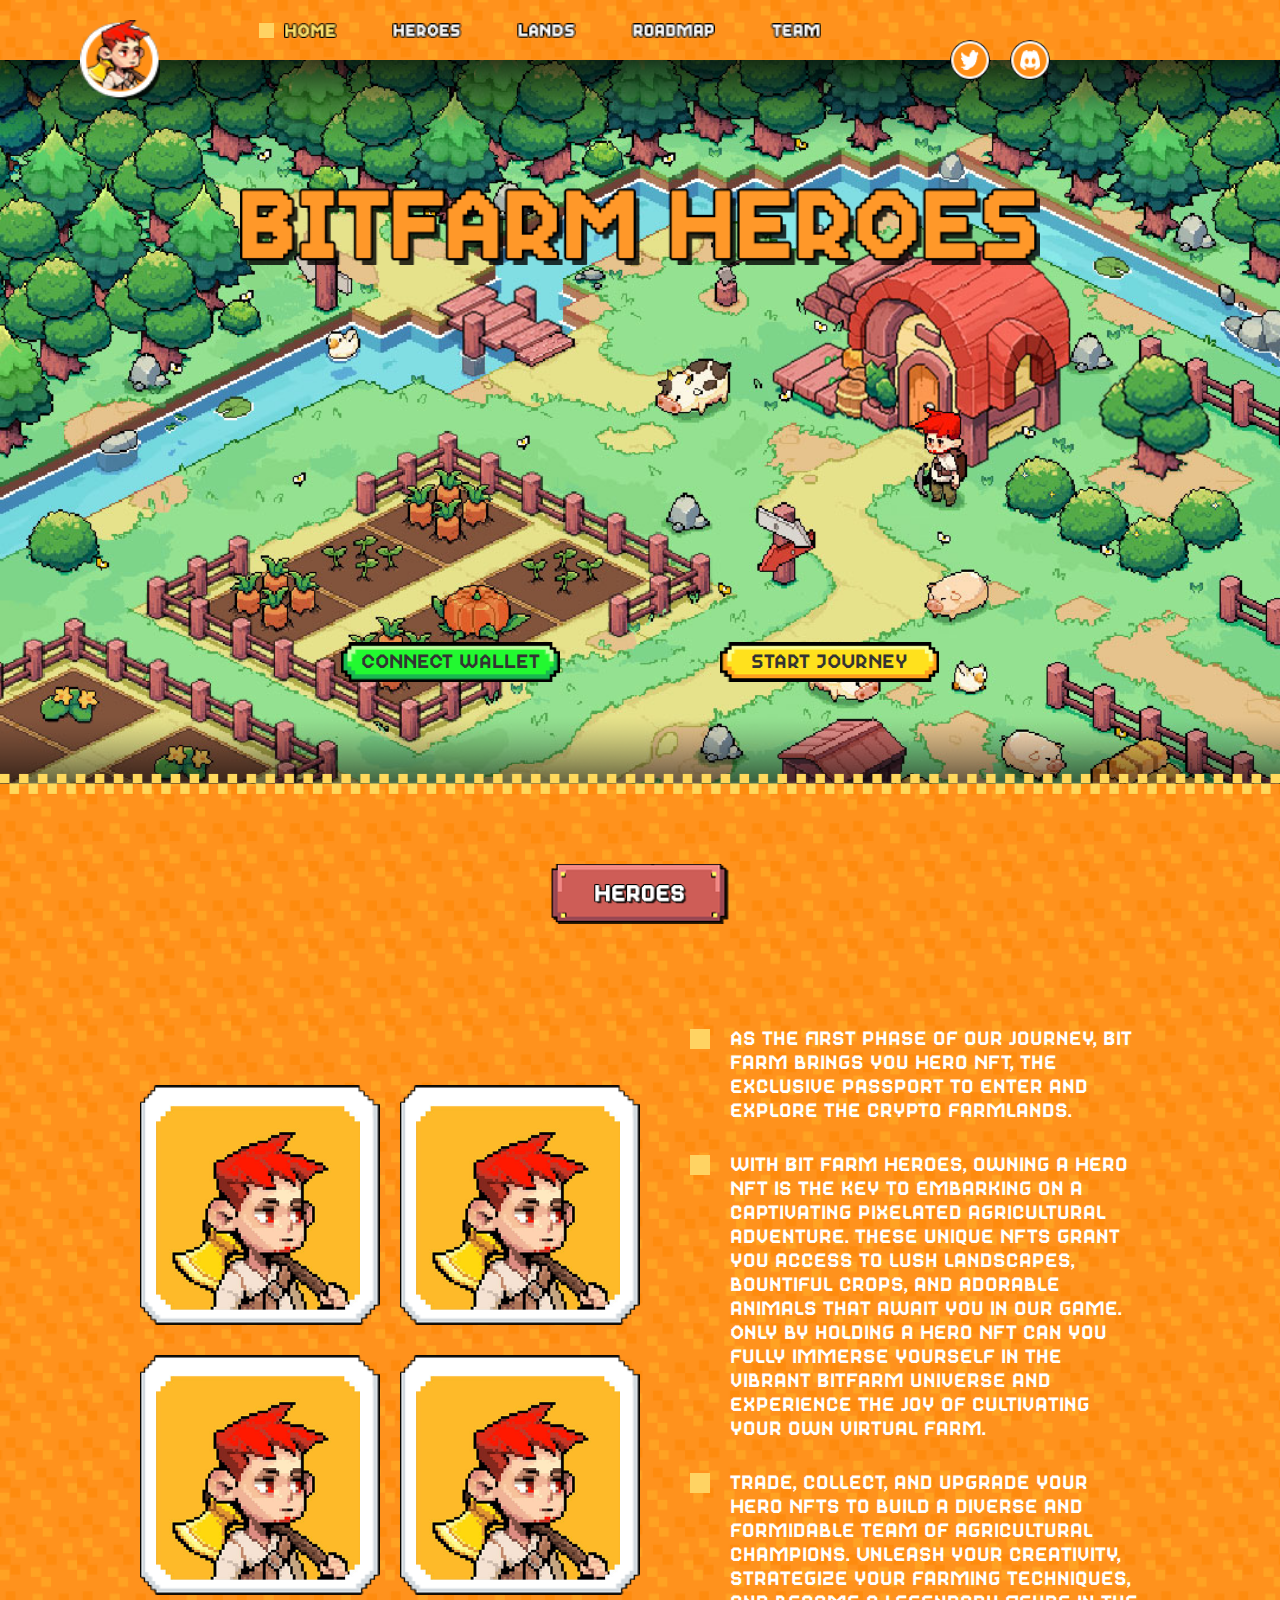
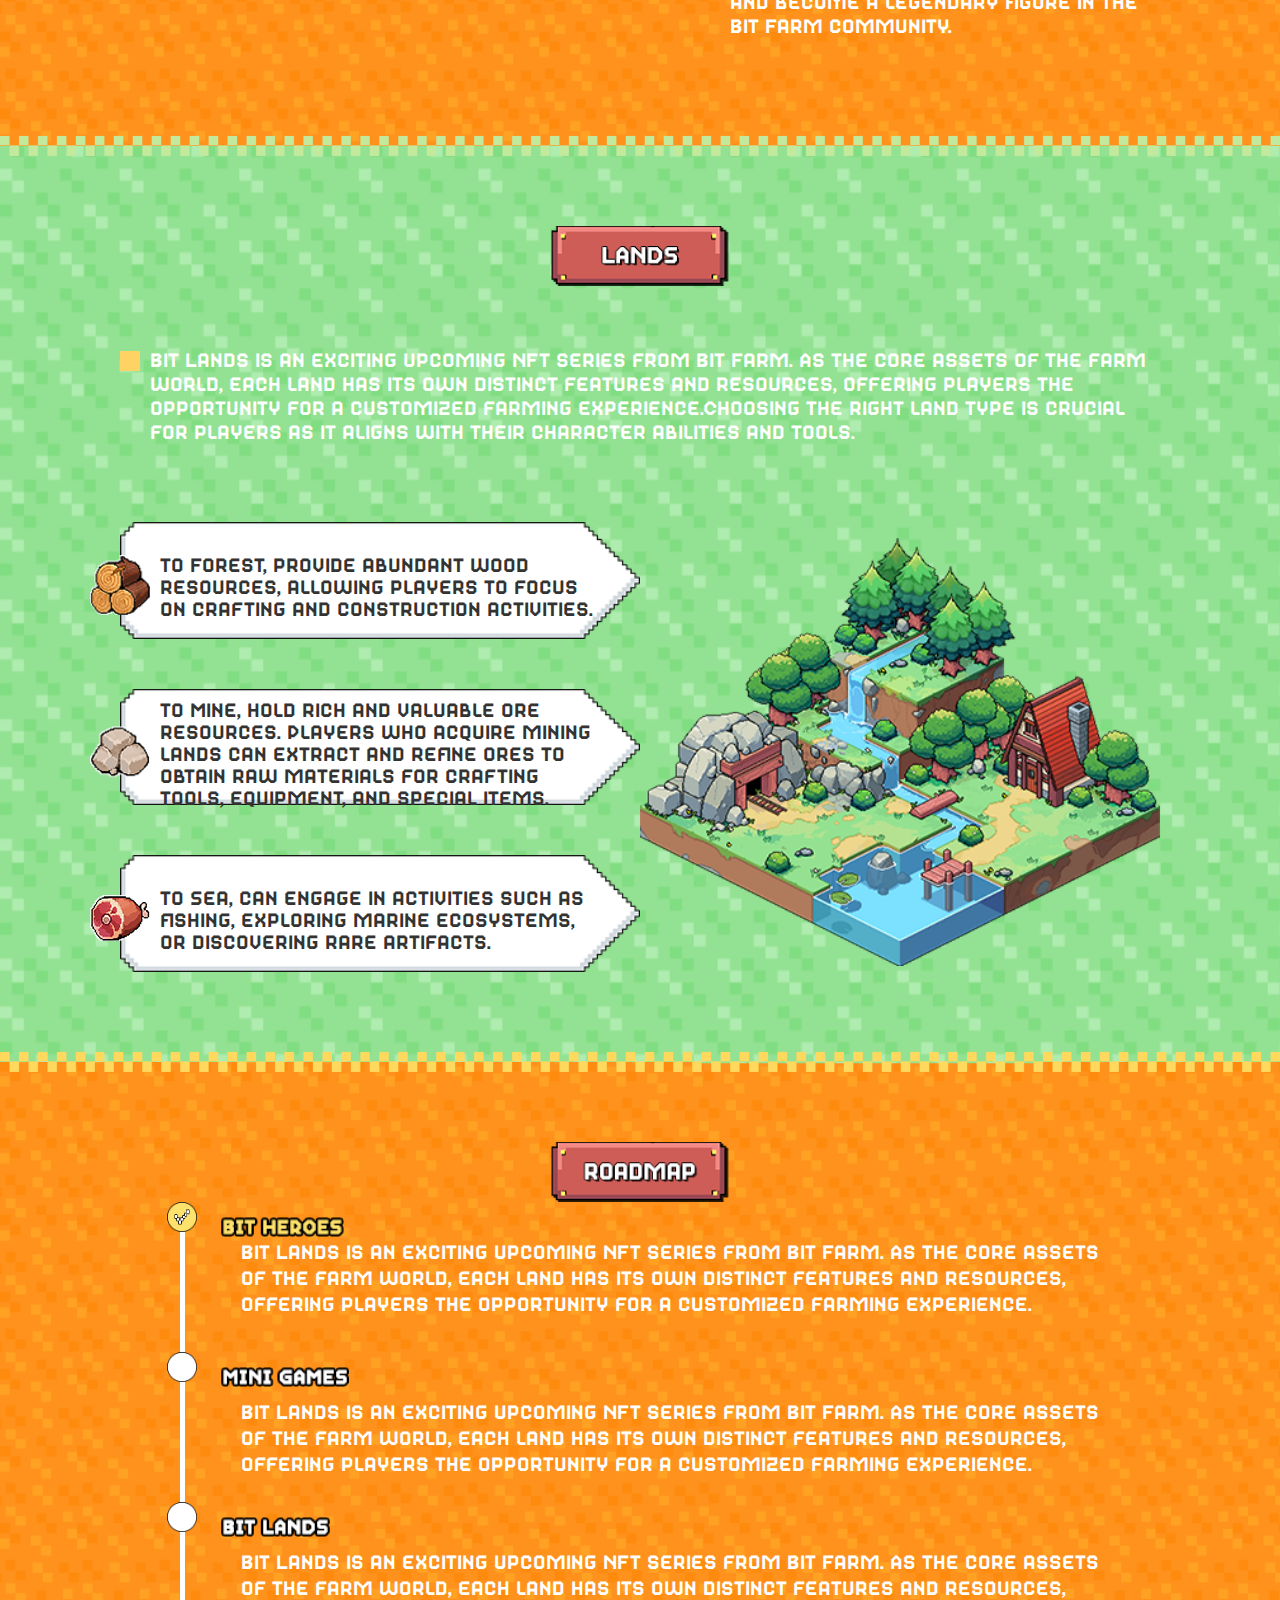
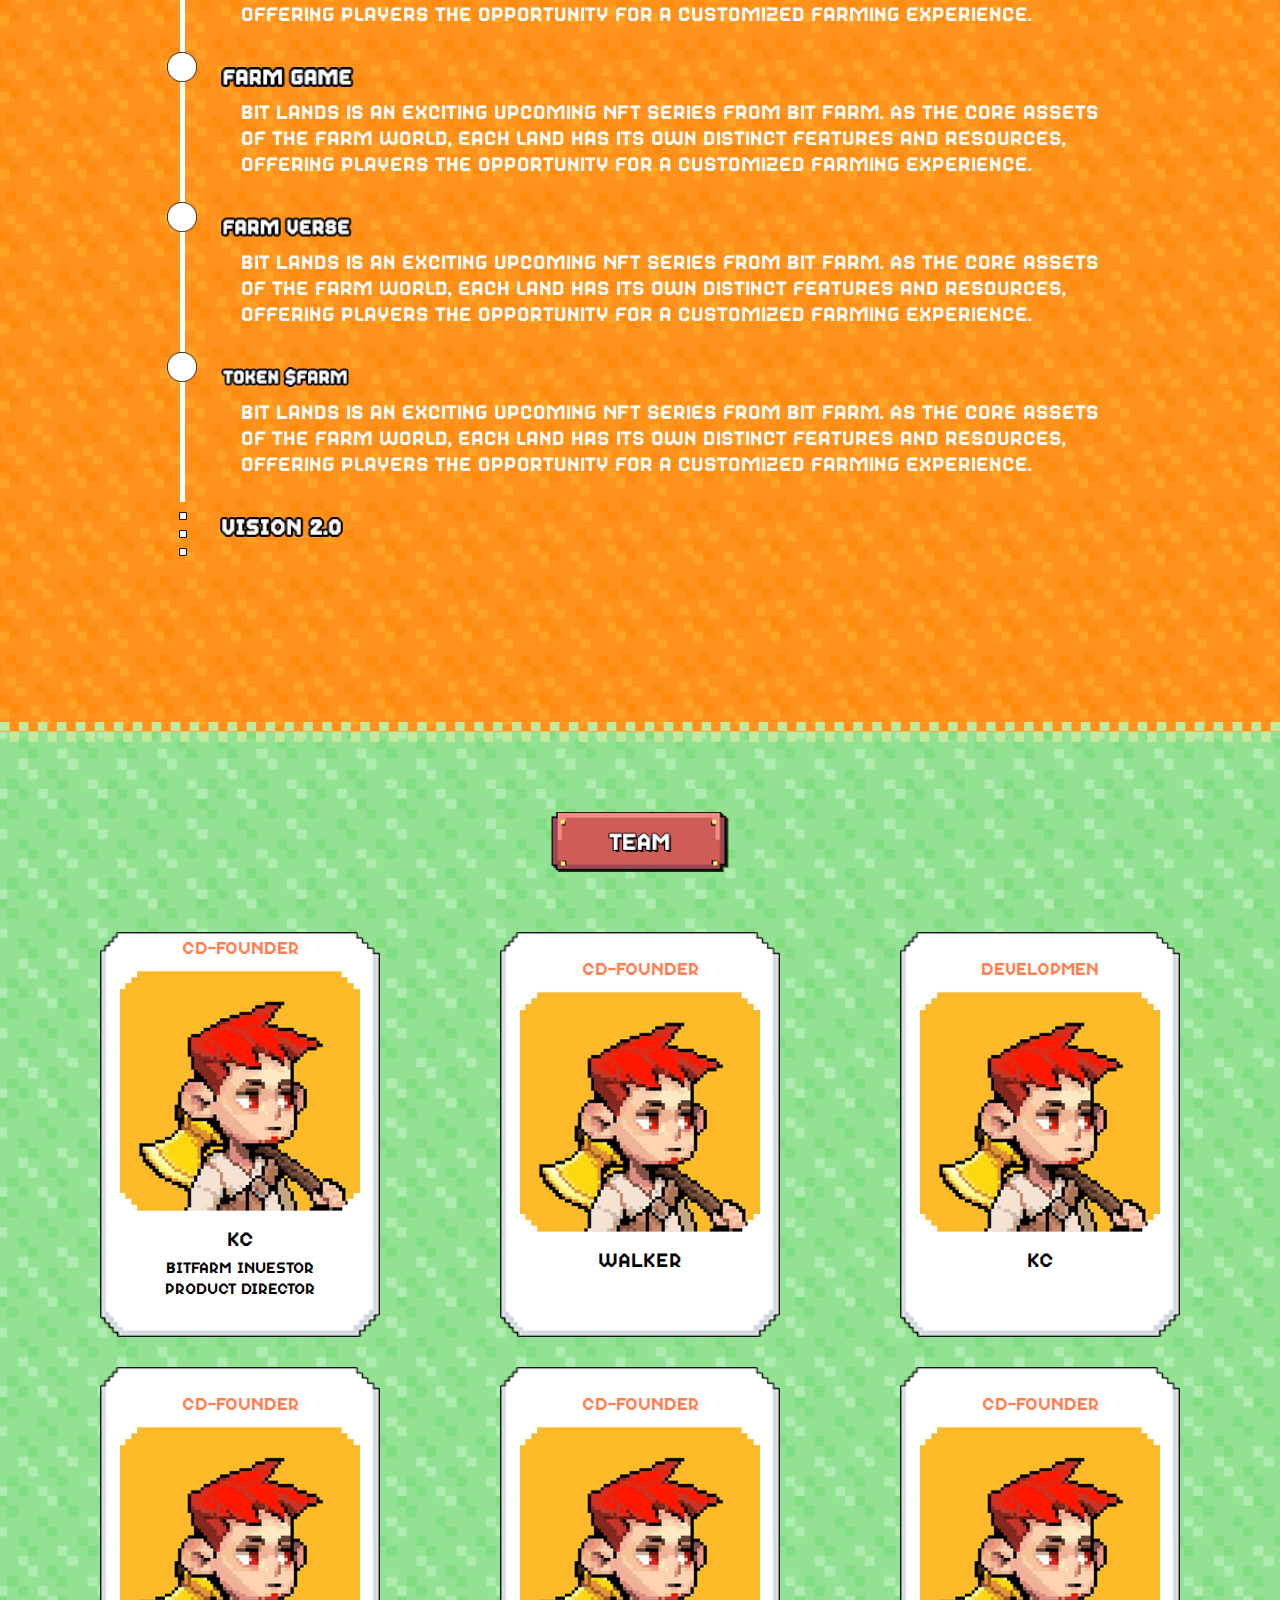
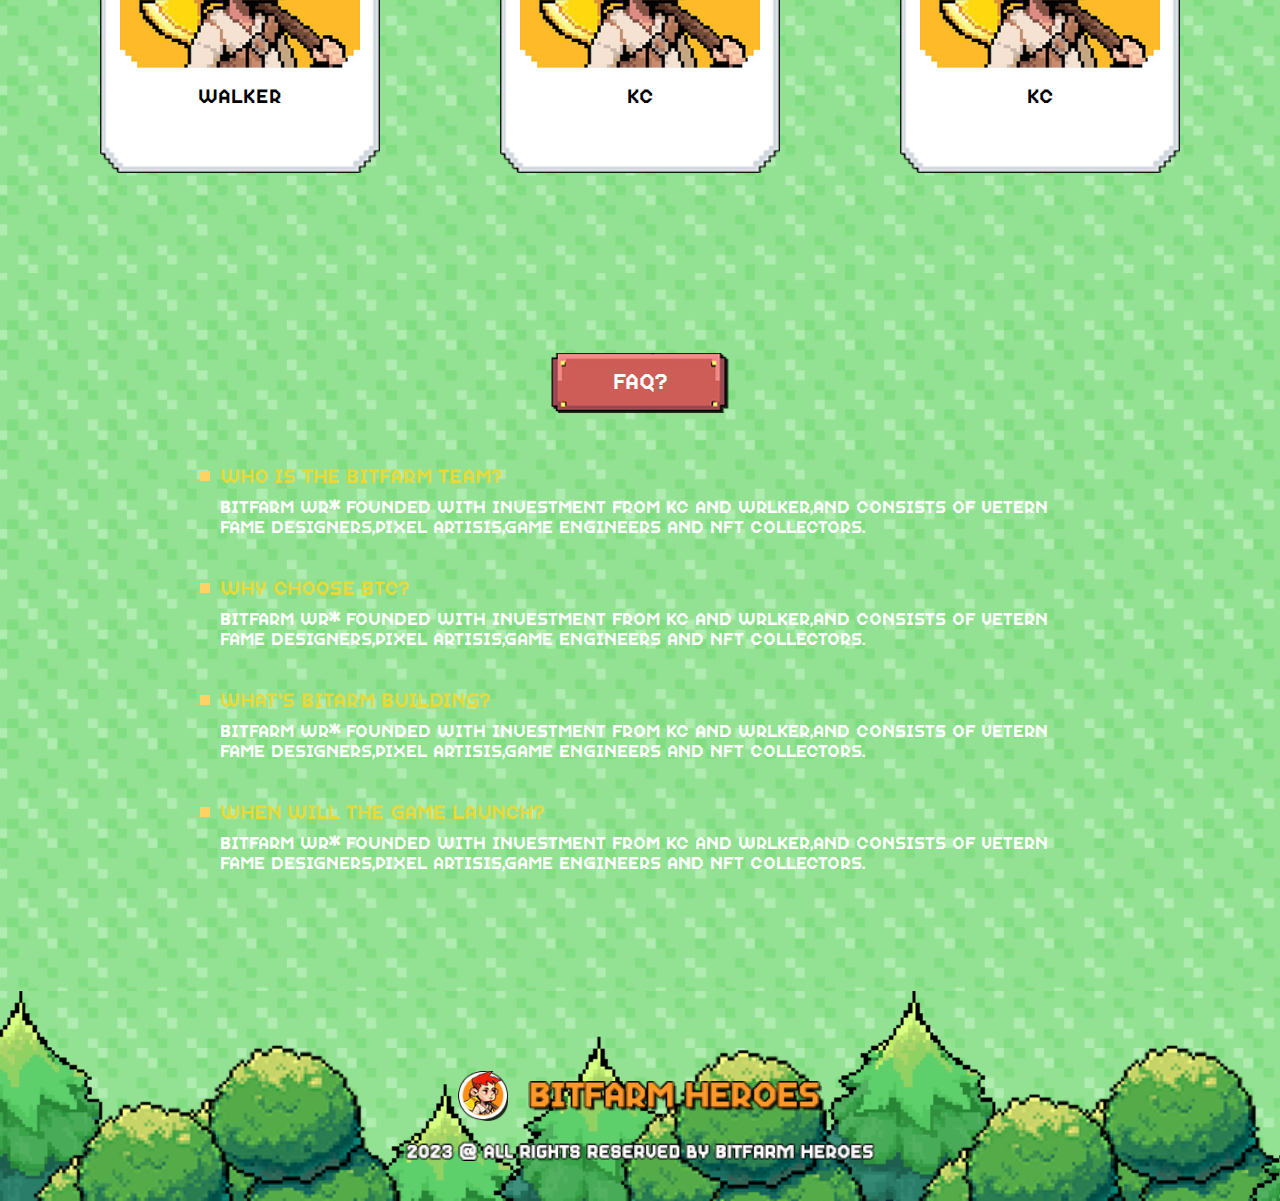
<file: index.html>
<!DOCTYPE html><html><head><meta charSet="utf-8"/><meta name="viewport" content="width=device-width"/><title>Bitfarm Heroes</title><link rel="icon" href="/favicon.ico"/><meta name="next-head-count" content="4"/><link data-next-font="" rel="preconnect" href="/" crossorigin="anonymous"/><link rel="preload" href="/_next/static/css/711fe76cba05e9e1.css" as="style"/><link rel="stylesheet" href="/_next/static/css/711fe76cba05e9e1.css" data-n-g=""/><link rel="preload" href="/_next/static/css/5f283012dc01e53d.css" as="style"/><link rel="stylesheet" href="/_next/static/css/5f283012dc01e53d.css" data-n-p=""/><noscript data-n-css=""></noscript><script defer="" nomodule="" src="/_next/static/chunks/polyfills-c67a75d1b6f99dc8.js"></script><script src="/_next/static/chunks/webpack-8fa1640cc84ba8fe.js" defer=""></script><script src="/_next/static/chunks/framework-cda2f1305c3d9424.js" defer=""></script><script src="/_next/static/chunks/main-67ef6a944946ce94.js" defer=""></script><script src="/_next/static/chunks/pages/_app-2dfd096757008a0f.js" defer=""></script><script src="/_next/static/chunks/pages/index-1657e0fcb3976cc9.js" defer=""></script><script src="/_next/static/T4MUUtTL4hV4NKyUrRFSm/_buildManifest.js" defer=""></script><script src="/_next/static/T4MUUtTL4hV4NKyUrRFSm/_ssgManifest.js" defer=""></script></head><body><div id="__next"><div id="home"><main><div class="Home_top__z7jBp Home_topFixed__JDHgO "><div class="Home_logoBox__qfjLA"><img src="/static/top/logo.png" class="Home_logo__27_tb"/></div><div class="Home_topButton__C6HpZ"><ul><li class="Home_active__YzwIj"><img src="/static/common/dian.png" class="Home_btnPoint__J7Zud"/><img src="/static/top/HOME.png" class="Home_btn__UGRT9"/><img src="/static/top/HOME_xuan.png" class="Home_btn_active__7lLrH"/></li><li class=""><img src="/static/common/dian.png" class="Home_btnPoint__J7Zud"/><img src="/static/top/HEROES.png" class="Home_btn__UGRT9"/><img src="/static/top/HEROES_XUAN.png" class="Home_btn_active__7lLrH"/></li><li class=""><img src="/static/common/dian.png" class="Home_btnPoint__J7Zud"/><img src="/static/top/LANDS.png" class="Home_btn__UGRT9"/><img src="/static/top/LANDS_XUAN.png" class="Home_btn_active__7lLrH"/></li><li class=""><img src="/static/common/dian.png" class="Home_btnPoint__J7Zud"/><img src="/static/top/roadmap.png" class="Home_btn__UGRT9"/><img src="/static/top/ROADMAP_XUAN.png" class="Home_btn_active__7lLrH"/></li><li class=""><img src="/static/common/dian.png" class="Home_btnPoint__J7Zud"/><img src="/static/top/team.png" class="Home_btn__UGRT9"/><img src="/static/top/TEAM_xuan.png" class="Home_btn_active__7lLrH"/></li></ul></div><div class="Home_head_r__pNLDL"><div class="Home_imgBox__nvE9s"><img src="/static/top/Twitter.png" class="Home_imgHeadCommon__R80fp"/></div><div class="Home_imgBox__nvE9s"><img src="/static/top/DC.png" class="Home_imgHeadCommon__R80fp"/></div></div></div><div class="Home_mobileTop__DNHXD Home_hide__fKYmp"><div class="Home_mobileTopLogo__IluP5"><img src="/static/top/logo.png" class="Home_mobileLogo__wB5Yv"/><img src="/static/common/up.png" class="Home_mobileTopBtn__aBjcg "/><img src="/static/common/close.png" class="Home_mobileTopBtn__aBjcg Home_hide__fKYmp"/></div><div class="Home_mobileTopList___Dsvt "><ul><li class="Home_active__YzwIj"><img src="/static/common/dian.png" class="Home_btnPoint__J7Zud"/><img src="/static/top/HOME.png" class="Home_btn__UGRT9"/><img src="/static/top/HOME_xuan.png" class="Home_btn_active__7lLrH"/></li><li class=""><img src="/static/common/dian.png" class="Home_btnPoint__J7Zud"/><img src="/static/top/HEROES.png" class="Home_btn__UGRT9"/><img src="/static/top/HEROES_XUAN.png" class="Home_btn_active__7lLrH"/></li><li class=""><img src="/static/common/dian.png" class="Home_btnPoint__J7Zud"/><img src="/static/top/LANDS.png" class="Home_btn__UGRT9"/><img src="/static/top/LANDS_XUAN.png" class="Home_btn_active__7lLrH"/></li><li class=""><img src="/static/common/dian.png" class="Home_btnPoint__J7Zud"/><img src="/static/top/roadmap.png" class="Home_btn__UGRT9"/><img src="/static/top/ROADMAP_XUAN.png" class="Home_btn_active__7lLrH"/></li><li class=""><img src="/static/common/dian.png" class="Home_btnPoint__J7Zud"/><img src="/static/top/team.png" class="Home_btn__UGRT9"/><img src="/static/top/TEAM_xuan.png" class="Home_btn_active__7lLrH"/></li></ul><div class="Home_mediaBox__c_97e"><div class="Home_imgBox__nvE9s"><img src="/static/top/Twitter.png" class="Home_imgHeadCommon__R80fp"/></div><div class="Home_imgBox__nvE9s"><img src="/static/top/DC.png" class="Home_imgHeadCommon__R80fp"/></div></div></div></div><div class="Home_topBit__vpjIq Home_mt0_6__b1Pde"><img src="/static/top/ditu.png" class="Home_topBitBg__isH5w" id="1"/><div class="Home_topBitContent__0WwzL"><img src="/static/top/BITFARM HEROES.png" class="Home_fontBit__2t3rH Home_animation_1__ZfQ8H"/><div class="Home_btnGroup__HwiqF Home_animation_2__07P_7"><div class="Home_btnCommon__RWwn4"><img src="/static/top/anniu_green.png" class="Home_btnCommonImg__rVuTv"/><div class="Home_btnCommonText___lXIM">CONNECT WALLET</div></div><div class="Home_btnCommon__RWwn4"><img src="/static/top/anniu_yellow.png" class="Home_btnCommonImg__rVuTv"/><div class="Home_btnCommonText___lXIM">START JOURNEY</div></div></div></div></div><div class="Home_line___MWv3"><img src="/static/common/fenge_orange.png" width="100%" class="Home_lineImg__GByK1"/></div><div class="Home_heroes__HH3s6" id="heroes"><div class="Home_heroesTitle__urzbS"><img src="/static/common/biaoti_di.png" class="Home_titleBg__b1UsR"/><img src="/static/heroes/Heroes.png" class="Home_titleText__mSjJH"/></div><div class="Home_heroesBottom__5d7yx" id="2"><div class="Home_bottomLeft__YmpOa"><ul><li class=""><img src="/static/heroes/tx_di.png"/><img src="/static/common/user.png" class="Home_userCommon__wn_ut"/></li><li class=""><img src="/static/heroes/tx_di.png"/><img src="/static/common/user.png" class="Home_userCommon__wn_ut"/></li><li class=""><img src="/static/heroes/tx_di.png"/><img src="/static/common/user.png" class="Home_userCommon__wn_ut"/></li><li class=""><img src="/static/heroes/tx_di.png"/><img src="/static/common/user.png" class="Home_userCommon__wn_ut"/></li></ul></div><div class="Home_bottomRight__gF9Lf"><ul><li class=""><img src="/static/common/dian.png"/><p>As the first phase of our journey, Bit Farm brings you Hero NFT, the exclusive passport to enter and explore the crypto farmlands.</p></li><li class=""><img src="/static/common/dian.png"/><p>With Bit Farm Heroes, owning a Hero NFT is the key to embarking on a captivating pixelated agricultural adventure. These unique NFTs grant you access to lush landscapes, bountiful crops, and adorable animals that await you in our game. Only by holding a Hero NFT can you fully immerse yourself in the vibrant BitFarm universe and experience the joy of cultivating your own virtual farm.</p></li><li class=""><img src="/static/common/dian.png"/><p>Trade, collect, and upgrade your Hero NFTs to build a diverse and formidable team of agricultural champions. Unleash your creativity, strategize your farming techniques, and become a legendary figure in the Bit Farm community.</p></li></ul></div></div></div><div class="Home_line___MWv3"><img src="/static/common/fenge_green.png" width="100%" class="Home_lineImg__GByK1"/></div><div class="Home_lands__SbVdm" id="lands"><div class="Home_commonTitle__XkZ5K"><img src="/static/common/biaoti_di.png" class="Home_titleBg__b1UsR"/><img src="/static/lands/LANDS.png" class="Home_titleText__mSjJH"/></div><div class="Home_landsDesc__Q_Y_1 " id="3"><img src="/static/common/dian.png" class="Home_pointCommon__X5xgv"/><p>Bit Lands is an exciting upcoming NFT series from Bit Farm. As the core assets of the farm world, each land has its own distinct features and resources, offering players the opportunity for a customized farming experience.Choosing the right land type is crucial for players as it aligns with their character abilities and tools.</p></div><div class="Home_landsList__MxlEb"><div class="Home_landsListLeft__fepC9"><ul><li class=""><img src="/static/lands/di.png" class="Home_landsDiImgCommon__8hqEJ"/><div class="Home_landsContent__cbbft"><img src="/static/lands/wood.png" class="Home_landsImgCommon__iq54r"/><p>To Forest, provide abundant wood resources, allowing players to focus on crafting and construction activities.</p></div></li><li class=""><img src="/static/lands/di.png" class="Home_landsDiImgCommon__8hqEJ"/><div class="Home_landsContent__cbbft"><img src="/static/lands/Stone.png" class="Home_landsImgCommon__iq54r"/><p>To Mine, hold rich and valuable ore resources. Players who acquire mining lands can extract and refine ores to obtain raw materials for crafting tools, equipment, and special items.</p></div></li><li class=""><img src="/static/lands/di.png" class="Home_landsDiImgCommon__8hqEJ"/><div class="Home_landsContent__cbbft"><img src="/static/lands/food.png" class="Home_landsImgCommon__iq54r"/><p>To Sea, can engage in activities such as fishing, exploring marine ecosystems, or discovering rare artifacts.</p></div></li></ul></div><img src="/static/lands/bitLand.png" class="Home_landsListRight__hsEcU "/></div></div><div class="Home_line___MWv3"><img src="/static/common/fenge_orange.png" width="100%" class="Home_lineImg__GByK1"/></div><div class="Home_roadmap__etVDy" id="roadmap"><div class="Home_commonTitle__XkZ5K"><img src="/static/common/biaoti_di.png" class="Home_titleBg__b1UsR"/><img src="/static/roadmap/roadmap.png" class="Home_titleText__mSjJH"/></div><div class="Home_roadmap_bottom__wWJcF" id="4"><ul><li class=""><div class="Home_roadmap_step__MjCza"><img src="/static/roadmap/UNDONE.png" class="Home_roadmap_step_undone__K2_xN Home_hide__fKYmp"/><div class="Home_roadmap_step_done__NS7si "><img src="/static/roadmap/DONE_DI.png" class="Home_roadmap_step_done_bg__JacBJ"/><img src="/static/roadmap/DONE.png" class="Home_roadmap_step_done_check__03tyc"/></div><div class="Home_roadmap_step_line__w0ZKD"></div></div><div class="Home_roadmap_step_desc__HVR3r"><img src="/static/roadmap/BIT HEROES.png" class="Home_stepTitle__vMGJ6 Home_hide__fKYmp"/><img src="/static/roadmap/BIT HEROES_G.png" class="Home_stepTitle_active__2T4wI "/><p>Bit Lands is an exciting upcoming NFT series from Bit Farm. As the core assets of the farm world, each land has its own distinct features and resources, offering players the opportunity for a customized farming experience.</p></div></li><li class=""><div class="Home_roadmap_step__MjCza"><img src="/static/roadmap/UNDONE.png" class="Home_roadmap_step_undone__K2_xN "/><div class="Home_roadmap_step_done__NS7si Home_hide__fKYmp"><img src="/static/roadmap/DONE_DI.png" class="Home_roadmap_step_done_bg__JacBJ"/><img src="/static/roadmap/DONE.png" class="Home_roadmap_step_done_check__03tyc"/></div><div class="Home_roadmap_step_line__w0ZKD"></div></div><div class="Home_roadmap_step_desc__HVR3r"><img src="/static/roadmap/MINI GAMES.png" class="Home_stepTitle__vMGJ6 "/><img src="/static/roadmap/MINI GAMES_G.png" class="Home_stepTitle_active__2T4wI Home_hide__fKYmp"/><p>Bit Lands is an exciting upcoming NFT series from Bit Farm. As the core assets of the farm world, each land has its own distinct features and resources, offering players the opportunity for a customized farming experience.</p></div></li><li class=""><div class="Home_roadmap_step__MjCza"><img src="/static/roadmap/UNDONE.png" class="Home_roadmap_step_undone__K2_xN "/><div class="Home_roadmap_step_done__NS7si Home_hide__fKYmp"><img src="/static/roadmap/DONE_DI.png" class="Home_roadmap_step_done_bg__JacBJ"/><img src="/static/roadmap/DONE.png" class="Home_roadmap_step_done_check__03tyc"/></div><div class="Home_roadmap_step_line__w0ZKD"></div></div><div class="Home_roadmap_step_desc__HVR3r"><img src="/static/roadmap/BIT LANDS.png" class="Home_stepTitle__vMGJ6 "/><img src="/static/roadmap/BIT LANDS_G_.png" class="Home_stepTitle_active__2T4wI Home_hide__fKYmp"/><p>Bit Lands is an exciting upcoming NFT series from Bit Farm. As the core assets of the farm world, each land has its own distinct features and resources, offering players the opportunity for a customized farming experience.</p></div></li><li class=""><div class="Home_roadmap_step__MjCza"><img src="/static/roadmap/UNDONE.png" class="Home_roadmap_step_undone__K2_xN "/><div class="Home_roadmap_step_done__NS7si Home_hide__fKYmp"><img src="/static/roadmap/DONE_DI.png" class="Home_roadmap_step_done_bg__JacBJ"/><img src="/static/roadmap/DONE.png" class="Home_roadmap_step_done_check__03tyc"/></div><div class="Home_roadmap_step_line__w0ZKD"></div></div><div class="Home_roadmap_step_desc__HVR3r"><img src="/static/roadmap/farm game.png" class="Home_stepTitle__vMGJ6 "/><img src="/static/roadmap/FARM GAME_G.png" class="Home_stepTitle_active__2T4wI Home_hide__fKYmp"/><p>Bit Lands is an exciting upcoming NFT series from Bit Farm. As the core assets of the farm world, each land has its own distinct features and resources, offering players the opportunity for a customized farming experience.</p></div></li><li class=""><div class="Home_roadmap_step__MjCza"><img src="/static/roadmap/UNDONE.png" class="Home_roadmap_step_undone__K2_xN "/><div class="Home_roadmap_step_done__NS7si Home_hide__fKYmp"><img src="/static/roadmap/DONE_DI.png" class="Home_roadmap_step_done_bg__JacBJ"/><img src="/static/roadmap/DONE.png" class="Home_roadmap_step_done_check__03tyc"/></div><div class="Home_roadmap_step_line__w0ZKD"></div></div><div class="Home_roadmap_step_desc__HVR3r"><img src="/static/roadmap/farm verse.png" class="Home_stepTitle__vMGJ6 "/><img src="/static/roadmap/FARM  VERSE_G.png" class="Home_stepTitle_active__2T4wI Home_hide__fKYmp"/><p>Bit Lands is an exciting upcoming NFT series from Bit Farm. As the core assets of the farm world, each land has its own distinct features and resources, offering players the opportunity for a customized farming experience.</p></div></li><li class=""><div class="Home_roadmap_step__MjCza"><img src="/static/roadmap/UNDONE.png" class="Home_roadmap_step_undone__K2_xN "/><div class="Home_roadmap_step_done__NS7si Home_hide__fKYmp"><img src="/static/roadmap/DONE_DI.png" class="Home_roadmap_step_done_bg__JacBJ"/><img src="/static/roadmap/DONE.png" class="Home_roadmap_step_done_check__03tyc"/></div><div class="Home_roadmap_step_line__w0ZKD"></div></div><div class="Home_roadmap_step_desc__HVR3r"><img src="/static/roadmap/Token $farm.png" class="Home_stepTitle__vMGJ6 "/><img src="/static/roadmap/TOKEN $FARM_G.png" class="Home_stepTitle_active__2T4wI Home_hide__fKYmp"/><p>Bit Lands is an exciting upcoming NFT series from Bit Farm. As the core assets of the farm world, each land has its own distinct features and resources, offering players the opportunity for a customized farming experience.</p></div></li><li><div class="Home_roadmap_step_progress__v2vVU"><div class="Home_roadmap_step_progress_box__wjYiy"><img src="/static/roadmap/progress_undone.png" class="Home_roadmap_step_undone_progress__0Mwi4"/><img src="/static/roadmap/progress_undone.png" class="Home_roadmap_step_undone_progress__0Mwi4"/><img src="/static/roadmap/progress_undone.png" class="Home_roadmap_step_undone_progress__0Mwi4"/></div><div class="Home_roadmap_step_progress_box__wjYiy Home_hide__fKYmp"><img src="/static/roadmap/progress_done.png" class="Home_roadmap_step_undone_progress__0Mwi4"/><img src="/static/roadmap/progress_done.png" class="Home_roadmap_step_undone_progress__0Mwi4"/><img src="/static/roadmap/progress_done.png" class="Home_roadmap_step_undone_progress__0Mwi4"/></div></div><div class="Home_roadmap_step_desc__HVR3r"><img src="/static/roadmap/VISION 2.0.png" class="Home_stepTitle__vMGJ6"/><img src="/static/roadmap/VISION 2.0_G.png" class="Home_stepTitle_active__2T4wI Home_hide__fKYmp"/></div></li></ul></div></div><div class="Home_line___MWv3"><img src="/static/common/fenge_green.png" width="100%" class="Home_lineImg__GByK1"/></div><div class="Home_team__9sDxm" id="team"><div class="Home_commonTitle__XkZ5K"><img src="/static/common/biaoti_di.png" class="Home_titleBg__b1UsR"/><img src="/static/team/TEAM.png" class="Home_titleText__mSjJH"/></div><ul id="5"><li class=""><img src="/static/team/di.png" class="Home_teamLiBg__0x4Jm"/><div class="Home_teamLiContent__t0aoT"><p class="Home_teamLiTop__Wiyyd">CD-FOUNDER</p><img src="/static/common/user.png" class="Home_teamUser__vpp_t"/><p class="Home_teamLiBottom__DlRNP">KC</p><p class="Home_teamLiBottomDesc__3fdCC ">BITFARM INUESTOR</p><p class="Home_teamLiBottomDesc__3fdCC ">PRODUCT DIRECTOR</p></div></li><li class=""><img src="/static/team/di.png" class="Home_teamLiBg__0x4Jm"/><div class="Home_teamLiContent__t0aoT"><p class="Home_teamLiTop__Wiyyd">CD-FOUNDER</p><img src="/static/common/user.png" class="Home_teamUser__vpp_t"/><p class="Home_teamLiBottom__DlRNP">WALKER</p><p class="Home_teamLiBottomDesc__3fdCC Home_hide__fKYmp"></p><p class="Home_teamLiBottomDesc__3fdCC Home_hide__fKYmp"></p></div></li><li class=""><img src="/static/team/di.png" class="Home_teamLiBg__0x4Jm"/><div class="Home_teamLiContent__t0aoT"><p class="Home_teamLiTop__Wiyyd">DEVELOPMEN</p><img src="/static/common/user.png" class="Home_teamUser__vpp_t"/><p class="Home_teamLiBottom__DlRNP">KC</p><p class="Home_teamLiBottomDesc__3fdCC Home_hide__fKYmp"></p><p class="Home_teamLiBottomDesc__3fdCC Home_hide__fKYmp"></p></div></li><li class=""><img src="/static/team/di.png" class="Home_teamLiBg__0x4Jm"/><div class="Home_teamLiContent__t0aoT"><p class="Home_teamLiTop__Wiyyd">CD-FOUNDER</p><img src="/static/common/user.png" class="Home_teamUser__vpp_t"/><p class="Home_teamLiBottom__DlRNP">WALKER</p><p class="Home_teamLiBottomDesc__3fdCC Home_hide__fKYmp"></p><p class="Home_teamLiBottomDesc__3fdCC Home_hide__fKYmp"></p></div></li><li class=""><img src="/static/team/di.png" class="Home_teamLiBg__0x4Jm"/><div class="Home_teamLiContent__t0aoT"><p class="Home_teamLiTop__Wiyyd">CD-FOUNDER</p><img src="/static/common/user.png" class="Home_teamUser__vpp_t"/><p class="Home_teamLiBottom__DlRNP">KC</p><p class="Home_teamLiBottomDesc__3fdCC Home_hide__fKYmp"></p><p class="Home_teamLiBottomDesc__3fdCC Home_hide__fKYmp"></p></div></li><li class=""><img src="/static/team/di.png" class="Home_teamLiBg__0x4Jm"/><div class="Home_teamLiContent__t0aoT"><p class="Home_teamLiTop__Wiyyd">CD-FOUNDER</p><img src="/static/common/user.png" class="Home_teamUser__vpp_t"/><p class="Home_teamLiBottom__DlRNP">KC</p><p class="Home_teamLiBottomDesc__3fdCC Home_hide__fKYmp"></p><p class="Home_teamLiBottomDesc__3fdCC Home_hide__fKYmp"></p></div></li></ul></div><div class="Home_faq__tNjGx"><div class="Home_commonTitle__XkZ5K"><img src="/static/common/biaoti_di.png" class="Home_titleBg__b1UsR"/><div class="Home_titleText_faq__JrJ_P">FAQ?</div></div><ul><li class=""><img src="/static/common/dian.png" class="Home_faqPoint__bKoad"/><div class="Home_faqDesc__9Ahse"><p class="Home_faqDesc_top__kHsmO">WHO IS THE BITFARM TEAM?</p><p class="Home_faqDesc_bottom__tflvh">BITFARM WR* FOUNDED WITH INUESTMENT FROM KC AND WRLKER,AND CONSISTS OF VETERN FAME DESIGNERS,PIXEL ARTISIS,GAME ENGINEERS AND NFT COLLECTORS.</p></div></li><li class=""><img src="/static/common/dian.png" class="Home_faqPoint__bKoad"/><div class="Home_faqDesc__9Ahse"><p class="Home_faqDesc_top__kHsmO">WHY CHOOSE BTC?</p><p class="Home_faqDesc_bottom__tflvh">BITFARM WR* FOUNDED WITH INUESTMENT FROM KC AND WRLKER,AND CONSISTS OF VETERN FAME DESIGNERS,PIXEL ARTISIS,GAME ENGINEERS AND NFT COLLECTORS.</p></div></li><li class=""><img src="/static/common/dian.png" class="Home_faqPoint__bKoad"/><div class="Home_faqDesc__9Ahse"><p class="Home_faqDesc_top__kHsmO">WHAT&#x27;S BITARM BUILDING?</p><p class="Home_faqDesc_bottom__tflvh">BITFARM WR* FOUNDED WITH INUESTMENT FROM KC AND WRLKER,AND CONSISTS OF VETERN FAME DESIGNERS,PIXEL ARTISIS,GAME ENGINEERS AND NFT COLLECTORS.</p></div></li><li class=""><img src="/static/common/dian.png" class="Home_faqPoint__bKoad"/><div class="Home_faqDesc__9Ahse"><p class="Home_faqDesc_top__kHsmO">WHEN WILL THE GAME LAUNCH?</p><p class="Home_faqDesc_bottom__tflvh">BITFARM WR* FOUNDED WITH INUESTMENT FROM KC AND WRLKER,AND CONSISTS OF VETERN FAME DESIGNERS,PIXEL ARTISIS,GAME ENGINEERS AND NFT COLLECTORS.</p></div></li></ul></div><div class="Home_footBox__qMrf7"><div class="Home_foot__p3td_"><div class="Home_foot_top__qBP8I"><img src="/static/final/logo.png" class="Home_foot_top_logo__LaZep"/><img src="/static/final/BITFARM HEROES.png" class="Home_foot_top_text__eWrzJ"/></div><img src="/static/final/info.png" class="Home_foot_info__gz0wj"/></div></div></main></div></div><script id="__NEXT_DATA__" type="application/json">{"props":{"pageProps":{}},"page":"/","query":{},"buildId":"T4MUUtTL4hV4NKyUrRFSm","nextExport":true,"autoExport":true,"isFallback":false,"scriptLoader":[]}</script></body></html>
</file>
<file: _next/static/css/711fe76cba05e9e1.css>
body,html{padding:0;margin:0;font-family:DanceFloor-Bitmap}@font-face{font-family:DanceFloor-Bitmap;src:url(/_next/static/media/DanceFloor-Bitmap.f0cdd549.otf)}a{color:inherit;text-decoration:none}*{box-sizing:border-box}img{height:auto}h1,h2,p,ul{margin:0}ul{padding:0;list-style:none}button{padding:.5rem 1rem;font-weight:700}
</file>
<file: _next/static/css/5f283012dc01e53d.css>
.Home_topFixed__JDHgO{position:fixed;top:0;z-index:999}.Home_mt0_6__b1Pde{margin-top:.6rem}.Home_top__z7jBp{width:100%;height:.6rem;background:url(/static/common/bg_01.png) no-repeat;background-size:cover;display:flex;flex-direction:row;justify-content:space-between;align-items:center;padding:0 .8rem}.Home_top__z7jBp .Home_logoBox__qfjLA{transform:translateY(.2rem);-webkit-transform:translateY(.2rem);-moz-transform:translateY(.2rem);-ms-transform:translateY(.2rem);-o-transform:translateY(.2rem)}.Home_top__z7jBp .Home_logoBox__qfjLA .Home_logo__27_tb{width:.8rem;height:.8rem}.Home_top__z7jBp .Home_topButton__C6HpZ ul{display:flex;flex-direction:row}.Home_top__z7jBp .Home_topButton__C6HpZ ul li{margin-right:.3rem;display:flex;flex-direction:row;justify-content:center;align-items:center;cursor:pointer}.Home_top__z7jBp .Home_topButton__C6HpZ ul li .Home_btn__UGRT9{height:.15rem}.Home_top__z7jBp .Home_topButton__C6HpZ ul li .Home_btn_active__7lLrH{height:.15rem;display:none}.Home_top__z7jBp .Home_topButton__C6HpZ ul li .Home_btnPoint__J7Zud{width:.15rem;height:.15rem;opacity:0;margin-right:.1rem}.Home_top__z7jBp .Home_topButton__C6HpZ ul li.Home_active__YzwIj .Home_btn__UGRT9{display:none}.Home_top__z7jBp .Home_topButton__C6HpZ ul li.Home_active__YzwIj .Home_btnPoint__J7Zud,.Home_top__z7jBp .Home_topButton__C6HpZ ul li.Home_active__YzwIj .Home_btn_active__7lLrH{opacity:1;display:initial}.Home_top__z7jBp .Home_head_r__pNLDL{display:flex;flex-direction:row;transform:translateY(.3rem);-webkit-transform:translateY(.3rem);-moz-transform:translateY(.3rem);-ms-transform:translateY(.3rem);-o-transform:translateY(.3rem);margin-right:1.5rem}.Home_top__z7jBp .Home_head_r__pNLDL .Home_imgBox__nvE9s{width:.4rem;height:.4rem;border-radius:50%;-webkit-border-radius:50%;-moz-border-radius:50%;-ms-border-radius:50%;-o-border-radius:50%;background:url(/static/top/di.png) no-repeat;background-size:cover;display:flex;justify-content:center;align-items:center}.Home_top__z7jBp .Home_head_r__pNLDL .Home_imgBox__nvE9s .Home_imgHeadCommon__R80fp{width:.2rem;height:.2rem}.Home_top__z7jBp .Home_head_r__pNLDL .Home_imgBox__nvE9s:first-child{margin-right:.2rem}.Home_topBit__vpjIq{position:relative;z-index:-1;font-size:0}.Home_topBit__vpjIq,.Home_topBit__vpjIq .Home_topBitBg__isH5w{width:100%;height:auto}.Home_topBit__vpjIq .Home_topBitContent__0WwzL{position:absolute;top:0;left:0;width:100%;height:100%;display:flex;flex-direction:column;justify-content:space-between;align-items:flex-start}.Home_topBit__vpjIq .Home_topBitContent__0WwzL .Home_fontBit__2t3rH{width:8rem;height:auto;margin:10% auto 0}.Home_animation_1__ZfQ8H,.Home_animation_2__07P_7{animation:Home_fontBit__2t3rH 1s cubic-bezier(.25,.46,.45,.94) both;-webkit-animation:Home_fontBit__2t3rH 1s cubic-bezier(.25,.46,.45,.94) both}.Home_animation_2__07P_7{animation-delay:.5s}@keyframes Home_fontBit__2t3rH{0%{opacity:0;transform:translateY(10rem);-webkit-transform:translateY(10rem);-moz-transform:translateY(10rem);-ms-transform:translateY(10rem);-o-transform:translateY(10rem)}to{opacity:1;transform:none;-webkit-transform:none;-moz-transform:none;-ms-transform:none;-o-transform:none}}.Home_topBit__vpjIq .Home_topBitContent__0WwzL .Home_btnGroup__HwiqF{width:50%;margin:0 auto 8%;display:flex;flex-direction:row;align-items:center;justify-content:center}.Home_topBit__vpjIq .Home_topBitContent__0WwzL .Home_btnGroup__HwiqF .Home_btnCommon__RWwn4{position:relative}.Home_topBit__vpjIq .Home_topBitContent__0WwzL .Home_btnGroup__HwiqF .Home_btnCommon__RWwn4:first-child{margin-right:1.6rem}.Home_topBit__vpjIq .Home_topBitContent__0WwzL .Home_btnGroup__HwiqF .Home_btnCommonImg__rVuTv{width:auto;height:.4rem}.Home_topBit__vpjIq .Home_topBitContent__0WwzL .Home_btnGroup__HwiqF .Home_btnCommonText___lXIM{position:absolute;bottom:30%;left:50%;transform:translateX(-50%);-webkit-transform:translateX(-50%);-moz-transform:translateX(-50%);-ms-transform:translateX(-50%);-o-transform:translateX(-50%);font-size:.18rem;color:#333;white-space:nowrap}.Home_line___MWv3{position:relative}.Home_line___MWv3 .Home_lineImg__GByK1{width:100%;height:auto;position:absolute;top:50%;transform:translateY(-50%);-webkit-transform:translateY(-50%);-moz-transform:translateY(-50%);-ms-transform:translateY(-50%);-o-transform:translateY(-50%)}.Home_heroes__HH3s6{background:url(/static/common/bg_01.png) no-repeat;background-size:cover;padding:.8rem 1.4rem}.Home_heroes__HH3s6 .Home_heroesTitle__urzbS{position:relative;height:.6rem}.Home_heroes__HH3s6 .Home_heroesTitle__urzbS .Home_titleBg__b1UsR{height:.6rem}.Home_heroes__HH3s6 .Home_heroesTitle__urzbS .Home_titleBg__b1UsR,.Home_heroes__HH3s6 .Home_heroesTitle__urzbS .Home_titleText__mSjJH{width:auto;position:absolute;top:50%;left:50%;transform:translateX(-50%) translateY(-50%);-webkit-transform:translateX(-50%) translateY(-50%);-moz-transform:translateX(-50%) translateY(-50%);-ms-transform:translateX(-50%) translateY(-50%);-o-transform:translateX(-50%) translateY(-50%)}.Home_heroes__HH3s6 .Home_heroesTitle__urzbS .Home_titleText__mSjJH{height:.2rem}.Home_heroes__HH3s6 .Home_heroesBottom__5d7yx{margin-top:1rem;display:flex;flex-direction:row;justify-content:center;align-items:center}.Home_heroes__HH3s6 .Home_heroesBottom__5d7yx .Home_bottomLeft__YmpOa{flex:1 1;margin-right:.5rem}.Home_heroes__HH3s6 .Home_heroesBottom__5d7yx .Home_bottomLeft__YmpOa ul{display:grid;grid-template-columns:auto auto;justify-content:center}.Home_heroes__HH3s6 .Home_heroesBottom__5d7yx .Home_bottomLeft__YmpOa ul li{width:2.4rem;max-width:2.6rem;margin-right:.2rem;margin-bottom:.2rem;position:relative}.Home_heroes__HH3s6 .Home_heroesBottom__5d7yx .Home_bottomLeft__YmpOa ul li:nth-child(2n){margin-right:0}.Home_heroes__HH3s6 .Home_heroesBottom__5d7yx .Home_bottomLeft__YmpOa ul li:nth-child(3),.Home_heroes__HH3s6 .Home_heroesBottom__5d7yx .Home_bottomLeft__YmpOa ul li:nth-child(4){margin-bottom:0}.Home_heroes__HH3s6 .Home_heroesBottom__5d7yx .Home_bottomLeft__YmpOa ul li img{width:100%}.Home_heroes__HH3s6 .Home_heroesBottom__5d7yx .Home_bottomLeft__YmpOa ul li img.Home_userCommon__wn_ut{width:85%;height:auto;position:absolute;top:49%;left:49%;transform:translateX(-50%) translateY(-50%);-webkit-transform:translateX(-50%) translateY(-50%);-moz-transform:translateX(-50%) translateY(-50%);-ms-transform:translateX(-50%) translateY(-50%);-o-transform:translateX(-50%) translateY(-50%)}.Home_heroes__HH3s6 .Home_heroesBottom__5d7yx .Home_bottomRight__gF9Lf{width:50%}.Home_heroes__HH3s6 .Home_heroesBottom__5d7yx .Home_bottomRight__gF9Lf ul li{display:flex;flex-direction:row;justify-content:flex-start;width:100%;margin-bottom:.3rem}.Home_animation_li_0__AY_UF,.Home_animation_li_1__L_4M4{animation:Home_fontBit__2t3rH 1s cubic-bezier(.25,.46,.45,.94) both;-webkit-animation:Home_fontBit__2t3rH 1s cubic-bezier(.25,.46,.45,.94) both}.Home_animation_li_1__L_4M4{animation-delay:.3s}.Home_animation_li_2__QX60b{animation:Home_fontBit__2t3rH 1s cubic-bezier(.25,.46,.45,.94) both;-webkit-animation:Home_fontBit__2t3rH 1s cubic-bezier(.25,.46,.45,.94) both;animation-delay:.5s}.Home_animation_li_3__l4N6b{animation:Home_fontBit__2t3rH 1s cubic-bezier(.25,.46,.45,.94) both;-webkit-animation:Home_fontBit__2t3rH 1s cubic-bezier(.25,.46,.45,.94) both;animation-delay:.7s}.Home_animation_li_4__4hAkX{animation:Home_fontBit__2t3rH 1s cubic-bezier(.25,.46,.45,.94) both;-webkit-animation:Home_fontBit__2t3rH 1s cubic-bezier(.25,.46,.45,.94) both;animation-delay:.9s}.Home_animation_li_5__hywuD{animation:Home_fontBit__2t3rH 1s cubic-bezier(.25,.46,.45,.94) both;-webkit-animation:Home_fontBit__2t3rH 1s cubic-bezier(.25,.46,.45,.94) both;animation-delay:1.1s}.Home_animation_li_6__s45v_{animation:Home_fontBit__2t3rH 1s cubic-bezier(.25,.46,.45,.94) both;-webkit-animation:Home_fontBit__2t3rH 1s cubic-bezier(.25,.46,.45,.94) both;animation-delay:1.3s}.Home_heroes__HH3s6 .Home_heroesBottom__5d7yx .Home_bottomRight__gF9Lf ul li img{width:.2rem;height:.2rem;margin-right:.2rem;margin-top:.05rem}.Home_heroes__HH3s6 .Home_heroesBottom__5d7yx .Home_bottomRight__gF9Lf ul li p{font-size:.18rem;color:#fff;line-height:.24rem}.Home_lands__SbVdm{background:url(/static/common/bg_02.png) no-repeat;background-size:cover;padding:.8rem 1.2rem}.Home_lands__SbVdm .Home_commonTitle__XkZ5K{position:relative;height:.6rem}.Home_lands__SbVdm .Home_commonTitle__XkZ5K .Home_titleBg__b1UsR{height:.6rem}.Home_lands__SbVdm .Home_commonTitle__XkZ5K .Home_titleBg__b1UsR,.Home_lands__SbVdm .Home_commonTitle__XkZ5K .Home_titleText__mSjJH{width:auto;position:absolute;top:50%;left:50%;transform:translateX(-50%) translateY(-50%);-webkit-transform:translateX(-50%) translateY(-50%);-moz-transform:translateX(-50%) translateY(-50%);-ms-transform:translateX(-50%) translateY(-50%);-o-transform:translateX(-50%) translateY(-50%)}.Home_lands__SbVdm .Home_commonTitle__XkZ5K .Home_titleText__mSjJH{height:.2rem}.Home_lands__SbVdm .Home_landsDesc__Q_Y_1{width:100%;display:flex;flex-direction:row;justify-content:flex-start;align-items:flex-start;margin:.6rem auto .8rem}.Home_lands__SbVdm .Home_landsDesc__Q_Y_1 .Home_pointCommon__X5xgv{width:.2rem;height:.2rem;margin-right:.1rem;margin-top:.05rem}.Home_lands__SbVdm .Home_landsDesc__Q_Y_1 p{font-size:.18rem;color:#fff;line-height:.24rem}.Home_lands__SbVdm .Home_landsList__MxlEb{display:flex;flex-direction:row;justify-content:space-between;align-items:center}.Home_lands__SbVdm .Home_landsList__MxlEb .Home_landsListLeft__fepC9{width:50%}.Home_lands__SbVdm .Home_landsList__MxlEb .Home_landsListLeft__fepC9 ul{width:100%}.Home_lands__SbVdm .Home_landsList__MxlEb .Home_landsListLeft__fepC9 ul li{width:100%;position:relative;margin-bottom:.4rem}.Home_lands__SbVdm .Home_landsList__MxlEb .Home_landsListLeft__fepC9 ul li:last-child{margin-bottom:0}.Home_lands__SbVdm .Home_landsList__MxlEb .Home_landsListLeft__fepC9 ul li .Home_landsDiImgCommon__8hqEJ{width:100%;height:auto}.Home_lands__SbVdm .Home_landsList__MxlEb .Home_landsListLeft__fepC9 ul li .Home_landsContent__cbbft{position:absolute;top:50%;transform:translateY(-50%);-webkit-transform:translateY(-50%);-moz-transform:translateY(-50%);-ms-transform:translateY(-50%);-o-transform:translateY(-50%);padding:0 .4rem}.Home_lands__SbVdm .Home_landsList__MxlEb .Home_landsListLeft__fepC9 ul li .Home_landsContent__cbbft .Home_landsImgCommon__iq54r{width:.6rem;position:absolute;top:50%;left:-.3rem;transform:translateY(-50%);-webkit-transform:translateY(-50%);-moz-transform:translateY(-50%);-ms-transform:translateY(-50%);-o-transform:translateY(-50%)}.Home_lands__SbVdm .Home_landsList__MxlEb .Home_landsListLeft__fepC9 ul li .Home_landsContent__cbbft p{font-size:.18rem;color:#333}.Home_lands__SbVdm .Home_landsList__MxlEb .Home_landsListRight__hsEcU{width:50%}.Home_roadmap__etVDy{background:url(/static/common/bg_03.png) no-repeat;background-size:cover;padding:.8rem 1.8rem}.Home_roadmap__etVDy .Home_roadmap_bottom__wWJcF ul li{display:flex;flex-direction:row;justify-content:flex-start}.Home_roadmap__etVDy .Home_roadmap_bottom__wWJcF ul li .Home_roadmap_step__MjCza{width:.3rem;height:1.5rem;position:relative;margin-right:.3rem}.Home_roadmap__etVDy .Home_roadmap_bottom__wWJcF ul li .Home_roadmap_step__MjCza .Home_roadmap_step_undone__K2_xN{width:.3rem;height:.3rem;position:absolute;top:0;left:-.13rem}.Home_roadmap__etVDy .Home_roadmap_bottom__wWJcF ul li .Home_roadmap_step__MjCza .Home_roadmap_step_done__NS7si{width:.3rem;height:.3rem;position:relative;display:flex;position:absolute;top:0;left:-.13rem}.Home_roadmap__etVDy .Home_roadmap_bottom__wWJcF ul li .Home_roadmap_step__MjCza .Home_roadmap_step_done__NS7si .Home_roadmap_step_done_bg__JacBJ{width:.3rem;height:.3rem}.Home_roadmap__etVDy .Home_roadmap_bottom__wWJcF ul li .Home_roadmap_step__MjCza .Home_roadmap_step_done__NS7si .Home_roadmap_step_done_check__03tyc{position:absolute;top:50%;left:50%;transform:translateX(-50%) translateY(-50%);-webkit-transform:translateX(-50%) translateY(-50%);-moz-transform:translateX(-50%) translateY(-50%);-ms-transform:translateX(-50%) translateY(-50%);-o-transform:translateX(-50%) translateY(-50%);width:.15rem;height:.15rem}.Home_roadmap__etVDy .Home_roadmap_bottom__wWJcF ul li .Home_roadmap_step__MjCza .Home_roadmap_step_line__w0ZKD{width:.05rem;height:100%;background-color:#fff}.Home_roadmap__etVDy .Home_roadmap_bottom__wWJcF ul li .Home_roadmap_step__MjCza .Home_roadmap_step_line_active__gkeTL{background-color:#fb0}.Home_roadmap__etVDy .Home_roadmap_bottom__wWJcF ul li .Home_roadmap_step_progress__v2vVU{width:.1rem;height:1.5rem;position:relative;margin-right:.3rem}.Home_roadmap__etVDy .Home_roadmap_bottom__wWJcF ul li .Home_roadmap_step_progress__v2vVU .Home_roadmap_step_progress_box__wjYiy{display:flex;flex-direction:column;position:absolute;top:0;left:-.01rem;margin-top:.1rem}.Home_roadmap__etVDy .Home_roadmap_bottom__wWJcF ul li .Home_roadmap_step_progress__v2vVU .Home_roadmap_step_undone_progress__0Mwi4{width:.08rem;height:.08rem;margin-bottom:.1rem}.Home_roadmap__etVDy .Home_roadmap_bottom__wWJcF ul li .Home_roadmap_step_progress__v2vVU .Home_roadmap_step_done_progress__jmjRz{width:.05rem;height:.05rem;margin-bottom:.1rem}.Home_hide__fKYmp{display:none!important}.Home_roadmap__etVDy .Home_roadmap_bottom__wWJcF ul li .Home_roadmap_step_desc__HVR3r{display:flex;flex-direction:column;align-items:flex-start;margin-top:.15rem}.Home_roadmap__etVDy .Home_roadmap_bottom__wWJcF ul li .Home_roadmap_step_desc__HVR3r .Home_stepTitle__vMGJ6{height:.2rem;margin-bottom:.1rem}.Home_roadmap__etVDy .Home_roadmap_bottom__wWJcF ul li .Home_roadmap_step_desc__HVR3r .Home_stepTitle_active__2T4wI{height:.2rem}.Home_roadmap__etVDy .Home_roadmap_bottom__wWJcF ul li .Home_roadmap_step_desc__HVR3r p{font-size:.18rem;color:#fff;padding-left:.2rem;line-height:.26rem}.Home_team__9sDxm{background:url(/static/common/bg_04.png) no-repeat;background-size:cover;padding:.8rem 1.6rem}.Home_team__9sDxm ul{display:grid;grid-template-columns:auto auto auto;margin-top:.5rem;justify-content:center}.Home_team__9sDxm ul li{width:3rem;max-width:4.3rem;padding:.1rem;position:relative;margin-right:1rem}.Home_team__9sDxm ul li:nth-child(3n){margin-right:0}.Home_team__9sDxm ul li .Home_teamLiBg__0x4Jm{width:100%}.Home_team__9sDxm ul li .Home_teamLiContent__t0aoT{position:absolute;top:45%;left:50%;transform:translateX(-50%) translateY(-50%);-webkit-transform:translateX(-50%) translateY(-50%);-moz-transform:translateX(-50%) translateY(-50%);-ms-transform:translateX(-50%) translateY(-50%);-o-transform:translateX(-50%) translateY(-50%);display:flex;flex-direction:column;justify-content:center;align-items:center;width:80%}.Home_team__9sDxm ul li .Home_teamLiContent__t0aoT .Home_teamUser__vpp_t{width:100%;margin:.15rem 0}.Home_team__9sDxm ul li .Home_teamLiContent__t0aoT .Home_teamLiTop__Wiyyd{font-size:.16rem;color:coral}.Home_team__9sDxm ul li .Home_teamLiContent__t0aoT .Home_teamLiBottom__DlRNP{font-size:.18rem;color:#000;margin-bottom:.1rem}.Home_team__9sDxm ul li .Home_teamLiContent__t0aoT .Home_teamLiBottomDesc__3fdCC{font-size:.14rem;color:#000;margin-bottom:.05rem}.Home_faq__tNjGx{background:url(/static/common/bg_04.png) no-repeat;background-size:cover;padding:.8rem 2rem}.Home_faq__tNjGx .Home_titleText_faq__JrJ_P{font-size:.2rem;margin-top:-.04rem;color:#fff;position:absolute;top:50%;left:50%;transform:translateX(-50%) translateY(-50%);-webkit-transform:translateX(-50%) translateY(-50%);-moz-transform:translateX(-50%) translateY(-50%);-ms-transform:translateX(-50%) translateY(-50%);-o-transform:translateX(-50%) translateY(-50%)}.Home_faq__tNjGx ul{margin-top:.5rem}.Home_faq__tNjGx ul li{display:flex;flex-direction:row;justify-content:flex-start;align-items:flex-start;margin-bottom:.4rem}.Home_faq__tNjGx ul li .Home_faqPoint__bKoad{width:.1rem;height:.1rem;margin-right:.1rem;margin-top:.08rem}.Home_faq__tNjGx ul li .Home_faqDesc__9Ahse .Home_faqDesc_top__kHsmO{font-size:.18rem;color:#e6da3b;margin-bottom:.1rem}.Home_faq__tNjGx ul li .Home_faqDesc__9Ahse .Home_faqDesc_bottom__tflvh{font-size:.16rem;color:#fff}.Home_footBox__qMrf7{background:url(/static/common/bg_04.png) no-repeat;background-size:cover}.Home_footBox__qMrf7 .Home_foot__p3td_{background:url(/static/final/tree.png) no-repeat;background-size:cover;padding:.8rem 0 .4rem;display:flex;flex-direction:column;justify-content:center;align-items:center}.Home_footBox__qMrf7 .Home_foot_top__qBP8I{display:flex;flex-direction:row;justify-content:center;align-items:center;margin-bottom:.2rem}.Home_footBox__qMrf7 .Home_foot_top__qBP8I .Home_foot_top_logo__LaZep{width:.5rem;height:.5rem;margin-right:.2rem}.Home_footBox__qMrf7 .Home_foot_top__qBP8I .Home_foot_top_text__eWrzJ{height:.3rem}.Home_footBox__qMrf7 .Home_foot_info__gz0wj{height:.2rem}.Home_commonTitle__XkZ5K{position:relative;height:.6rem}.Home_commonTitle__XkZ5K .Home_titleBg__b1UsR{height:.6rem}.Home_commonTitle__XkZ5K .Home_titleBg__b1UsR,.Home_commonTitle__XkZ5K .Home_titleText__mSjJH{width:auto;position:absolute;top:50%;left:50%;transform:translateX(-50%) translateY(-50%);-webkit-transform:translateX(-50%) translateY(-50%);-moz-transform:translateX(-50%) translateY(-50%);-ms-transform:translateX(-50%) translateY(-50%);-o-transform:translateX(-50%) translateY(-50%)}.Home_commonTitle__XkZ5K .Home_titleText__mSjJH{height:.2rem}.Home_mt1_6__5kSYx{margin-top:1.6rem}.Home_mobileTop__DNHXD{width:100%;position:fixed;top:0;left:0;z-index:999;display:flex;flex-direction:column;justify-content:center;align-items:flex-start;background-color:#fff}.Home_mobileTop__DNHXD .Home_mobileTopLogo__IluP5{width:100%;display:flex;flex-direction:row;justify-content:space-between;align-items:center;padding:.3rem .4rem}.Home_mobileTop__DNHXD .Home_mobileLogo__wB5Yv{width:1rem}.Home_mobileTopBtn__aBjcg{width:.8rem;height:.8rem}.Home_mobileTop__DNHXD .Home_mobileTopList___Dsvt{width:100%;max-height:0;overflow:hidden;transition:.5s;-webkit-transition:.5s;-moz-transition:.5s;-ms-transition:.5s;-o-transition:.5s}.Home_showMobileTop__zhFyd{max-height:9rem!important}.Home_mobileTop__DNHXD .Home_mobileTopList___Dsvt ul li{display:flex;flex-direction:row;justify-content:flex-start;align-items:center;padding:.5rem .2rem;border-bottom:1px solid #ccc}.Home_mobileTop__DNHXD .Home_mobileTopList___Dsvt ul li .Home_btn__UGRT9{height:.3rem}.Home_mobileTop__DNHXD .Home_mobileTopList___Dsvt ul li .Home_btn_active__7lLrH{height:.3rem;display:none}.Home_mobileTop__DNHXD .Home_mobileTopList___Dsvt ul li .Home_btnPoint__J7Zud{width:.3rem;height:.3rem;opacity:0;margin-right:.2rem}.Home_mobileTop__DNHXD .Home_mobileTopList___Dsvt ul li.Home_active__YzwIj .Home_btn__UGRT9{display:none}.Home_mobileTop__DNHXD .Home_mobileTopList___Dsvt ul li.Home_active__YzwIj .Home_btnPoint__J7Zud,.Home_mobileTop__DNHXD .Home_mobileTopList___Dsvt ul li.Home_active__YzwIj .Home_btn_active__7lLrH{opacity:1;display:initial}.Home_mobileTop__DNHXD .Home_mobileTopList___Dsvt .Home_mediaBox__c_97e{display:flex;flex-direction:row;justify-content:flex-end;align-items:center;padding:.5rem}.Home_mobileTop__DNHXD .Home_mobileTopList___Dsvt .Home_mediaBox__c_97e .Home_imgBox__nvE9s{width:1.2rem;height:1.2rem;border-radius:50%;-webkit-border-radius:50%;-moz-border-radius:50%;-ms-border-radius:50%;-o-border-radius:50%;background:url(/static/top/di.png) no-repeat;background-size:cover;display:flex;justify-content:center;align-items:center}.Home_mobileTop__DNHXD .Home_mobileTopList___Dsvt .Home_mediaBox__c_97e .Home_imgBox__nvE9s .Home_imgHeadCommon__R80fp{width:.6rem;height:.6rem}.Home_mobileTop__DNHXD .Home_mobileTopList___Dsvt .Home_mediaBox__c_97e .Home_imgBox__nvE9s:first-child{margin-right:.5rem}@media screen and (max-width:450px){.Home_topBit__vpjIq .Home_topBitContent__0WwzL .Home_btnGroup__HwiqF .Home_btnCommonImg__rVuTv{height:.7rem}.Home_heroes__HH3s6{padding:.8rem .5rem}.Home_heroes__HH3s6 .Home_heroesTitle__urzbS{position:relative;height:.6rem}.Home_heroes__HH3s6 .Home_heroesTitle__urzbS .Home_titleBg__b1UsR{height:.8rem}.Home_heroes__HH3s6 .Home_heroesTitle__urzbS .Home_titleText__mSjJH{height:.3rem}.Home_heroes__HH3s6 .Home_heroesBottom__5d7yx .Home_bottomLeft__YmpOa{flex:1 1;margin-right:0}.Home_heroes__HH3s6 .Home_heroesBottom__5d7yx{display:flex;flex-direction:column;justify-content:center;align-items:space-between}.Home_heroes__HH3s6 .Home_heroesBottom__5d7yx .Home_bottomRight__gF9Lf{width:100%;margin-top:.6rem}.Home_heroes__HH3s6 .Home_heroesBottom__5d7yx .Home_bottomRight__gF9Lf ul li{display:flex;flex-direction:row;justify-content:flex-start;width:100%;margin-bottom:.3rem}.Home_heroes__HH3s6 .Home_heroesBottom__5d7yx .Home_bottomRight__gF9Lf ul li p{font-size:.18rem;line-height:.36rem}.Home_lands__SbVdm{padding:.8rem .5rem}.Home_lands__SbVdm .Home_commonTitle__XkZ5K{position:relative;height:.8rem}.Home_lands__SbVdm .Home_commonTitle__XkZ5K .Home_titleBg__b1UsR{width:auto;height:.8rem}.Home_lands__SbVdm .Home_commonTitle__XkZ5K .Home_titleText__mSjJH{width:auto;height:.3rem}.Home_lands__SbVdm .Home_landsDesc__Q_Y_1 p{font-size:.18rem;color:#fff;line-height:.36rem}.Home_lands__SbVdm .Home_landsList__MxlEb{display:flex;flex-direction:column;justify-content:space-between;align-items:center}.Home_lands__SbVdm .Home_landsList__MxlEb .Home_landsListLeft__fepC9,.Home_lands__SbVdm .Home_landsList__MxlEb .Home_landsListLeft__fepC9 ul{width:100%}.Home_lands__SbVdm .Home_landsList__MxlEb .Home_landsListLeft__fepC9 ul li{width:100%;position:relative;margin-bottom:.4rem}.Home_lands__SbVdm .Home_landsList__MxlEb .Home_landsListLeft__fepC9 ul li .Home_landsDiImgCommon__8hqEJ{width:100%;height:auto}.Home_lands__SbVdm .Home_landsList__MxlEb .Home_landsListLeft__fepC9 ul li .Home_landsContent__cbbft p{font-size:.18rem;color:#333}.Home_lands__SbVdm .Home_landsList__MxlEb .Home_landsListRight__hsEcU{width:100%;margin-top:.5rem}.Home_roadmap__etVDy{padding:.8rem .5rem}.Home_roadmap__etVDy .Home_roadmap_bottom__wWJcF ul li{display:flex;flex-direction:row;justify-content:flex-start}.Home_roadmap__etVDy .Home_roadmap_bottom__wWJcF ul li .Home_roadmap_step__MjCza{width:.3rem;height:2.8rem;position:relative;margin-right:.3rem}.Home_roadmap__etVDy .Home_roadmap_bottom__wWJcF ul li .Home_roadmap_step__MjCza .Home_roadmap_step_undone__K2_xN{width:.4rem;height:.4rem;position:absolute;top:0;left:-.18rem}.Home_roadmap__etVDy .Home_roadmap_bottom__wWJcF ul li .Home_roadmap_step__MjCza .Home_roadmap_step_done__NS7si{width:.4rem;height:.4rem;position:relative;display:flex;position:absolute;top:0;left:-.18rem}.Home_roadmap__etVDy .Home_roadmap_bottom__wWJcF ul li .Home_roadmap_step__MjCza .Home_roadmap_step_done__NS7si .Home_roadmap_step_done_bg__JacBJ{width:.4rem;height:.4rem}.Home_roadmap__etVDy .Home_roadmap_bottom__wWJcF ul li .Home_roadmap_step__MjCza .Home_roadmap_step_done__NS7si .Home_roadmap_step_done_check__03tyc{width:.2rem;height:.2rem}.Home_roadmap__etVDy .Home_roadmap_bottom__wWJcF ul li .Home_roadmap_step__MjCza .Home_roadmap_step_line__w0ZKD{width:.06rem;height:100%;background-color:#fff}.Home_roadmap__etVDy .Home_roadmap_bottom__wWJcF ul li .Home_roadmap_step__MjCza .Home_roadmap_step_line_active__gkeTL{background-color:#fb0}.Home_roadmap__etVDy .Home_roadmap_bottom__wWJcF ul li .Home_roadmap_step_progress__v2vVU{width:.1rem;height:2.8rem;position:relative;margin-right:.3rem}.Home_roadmap__etVDy .Home_roadmap_bottom__wWJcF ul li .Home_roadmap_step_progress__v2vVU .Home_roadmap_step_progress_box__wjYiy{display:flex;flex-direction:column;position:absolute;top:0;left:-.01rem;margin-top:.1rem}.Home_roadmap__etVDy .Home_roadmap_bottom__wWJcF ul li .Home_roadmap_step_progress__v2vVU .Home_roadmap_step_done_progress__jmjRz,.Home_roadmap__etVDy .Home_roadmap_bottom__wWJcF ul li .Home_roadmap_step_progress__v2vVU .Home_roadmap_step_undone_progress__0Mwi4{width:.1rem;height:.1rem;margin-bottom:.1rem}.Home_hide__fKYmp{display:none!important}.Home_roadmap__etVDy .Home_roadmap_bottom__wWJcF ul li .Home_roadmap_step_desc__HVR3r{display:flex;flex-direction:column;align-items:flex-start;margin-top:.15rem}.Home_roadmap__etVDy .Home_roadmap_bottom__wWJcF ul li .Home_roadmap_step_desc__HVR3r .Home_stepTitle__vMGJ6{height:.3rem;margin-bottom:.1rem}.Home_roadmap__etVDy .Home_roadmap_bottom__wWJcF ul li .Home_roadmap_step_desc__HVR3r .Home_stepTitle_active__2T4wI{height:.3rem}.Home_roadmap__etVDy .Home_roadmap_bottom__wWJcF ul li .Home_roadmap_step_desc__HVR3r p{font-size:.18rem;color:#fff;padding-left:.2rem;line-height:.32rem}.Home_team__9sDxm{background:url(/static/common/bg_04.png) no-repeat;background-size:cover;padding:.8rem .5rem}.Home_team__9sDxm ul{display:flex;flex-direction:row;justify-content:space-between;align-items:center;flex-wrap:wrap;margin-top:.5rem}.Home_team__9sDxm ul li{width:45%;padding:.1rem;position:relative;margin-right:10%}.Home_team__9sDxm ul li:nth-child(2n){margin-right:0}.Home_team__9sDxm ul li .Home_teamLiBg__0x4Jm{width:100%}.Home_team__9sDxm ul li .Home_teamLiContent__t0aoT{width:100%;height:100%;transform:translateX(-50%) translateY(-46%);display:flex;flex-direction:column;justify-content:flex-start;align-items:center;width:80%;padding:.4rem 0 0;-webkit-transform:translateX(-50%) translateY(-46%);-moz-transform:translateX(-50%) translateY(-46%);-ms-transform:translateX(-50%) translateY(-46%);-o-transform:translateX(-50%) translateY(-46%)}.Home_team__9sDxm ul li .Home_teamLiContent__t0aoT .Home_teamUser__vpp_t{width:100%;margin:.15rem 0}.Home_team__9sDxm ul li .Home_teamLiContent__t0aoT .Home_teamLiTop__Wiyyd{font-size:.16rem;color:coral}.Home_team__9sDxm ul li .Home_teamLiContent__t0aoT .Home_teamLiBottom__DlRNP{font-size:.18rem;color:#000;margin-bottom:0}.Home_team__9sDxm ul li .Home_teamLiContent__t0aoT .Home_teamLiBottomDesc__3fdCC{font-size:.14rem;color:#000;margin-bottom:0;white-space:nowrap;transform:scale(.6);-webkit-transform:scale(.6);-moz-transform:scale(.6);-ms-transform:scale(.6);-o-transform:scale(.6)}.Home_faq__tNjGx{padding:.8rem .5rem}.Home_faq__tNjGx ul{margin-top:.3rem}.Home_faq__tNjGx ul li .Home_faqPoint__bKoad{width:.2rem;height:.2rem;margin-right:.1rem;margin-top:.12rem}.Home_faq__tNjGx ul li .Home_faqDesc__9Ahse .Home_faqDesc_top__kHsmO{font-size:.18rem;color:#e6da3b;margin-bottom:.1rem}.Home_faq__tNjGx ul li .Home_faqDesc__9Ahse .Home_faqDesc_bottom__tflvh{font-size:.16rem;color:#fff}.Home_footBox__qMrf7 .Home_foot_top__qBP8I{display:flex;flex-direction:row;justify-content:center;align-items:center;margin-bottom:.2rem}.Home_footBox__qMrf7 .Home_foot_top__qBP8I .Home_foot_top_logo__LaZep{width:.8rem;height:.8rem;margin-right:.2rem}.Home_footBox__qMrf7 .Home_foot_top__qBP8I .Home_foot_top_text__eWrzJ{height:.4rem}.Home_footBox__qMrf7 .Home_foot_info__gz0wj{height:.3rem}.Home_commonTitle__XkZ5K,.Home_commonTitle__XkZ5K .Home_titleBg__b1UsR{height:.8rem}.Home_commonTitle__XkZ5K .Home_titleText__mSjJH{height:.3rem}}
</file>
